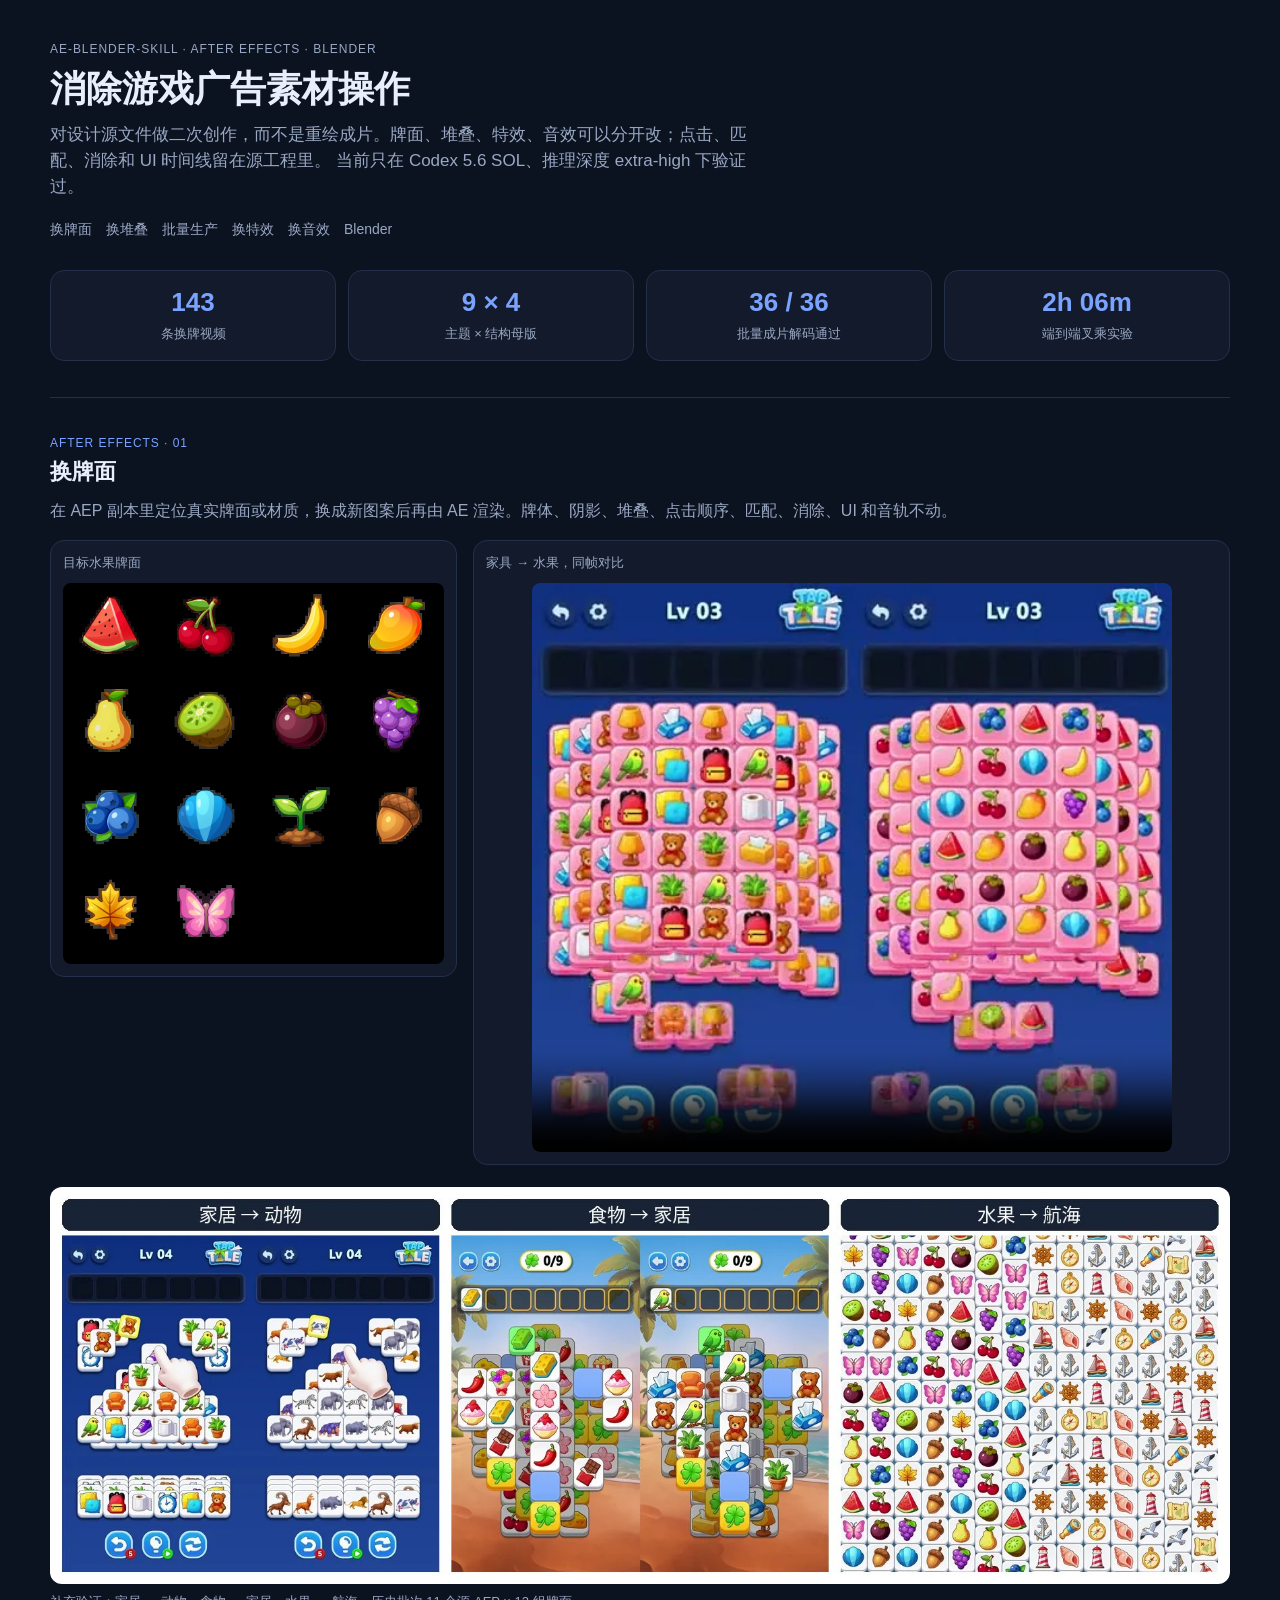
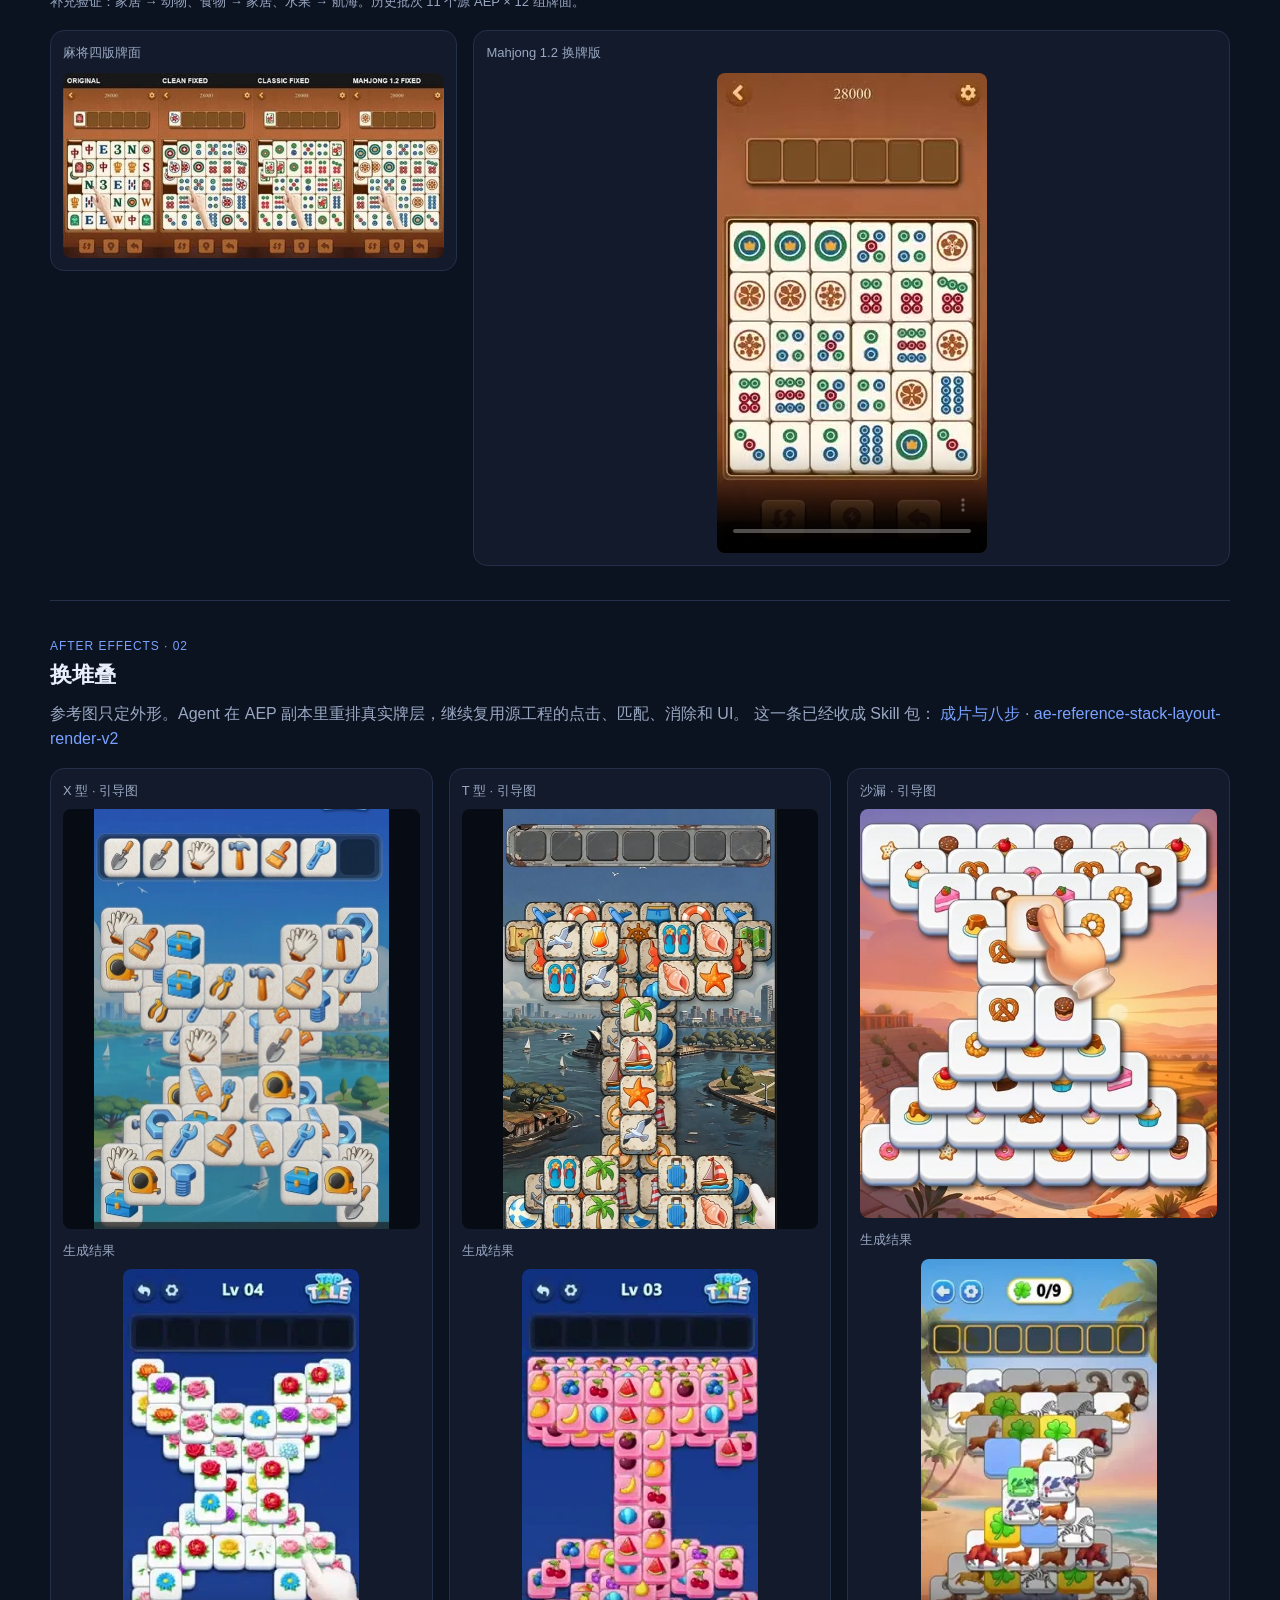
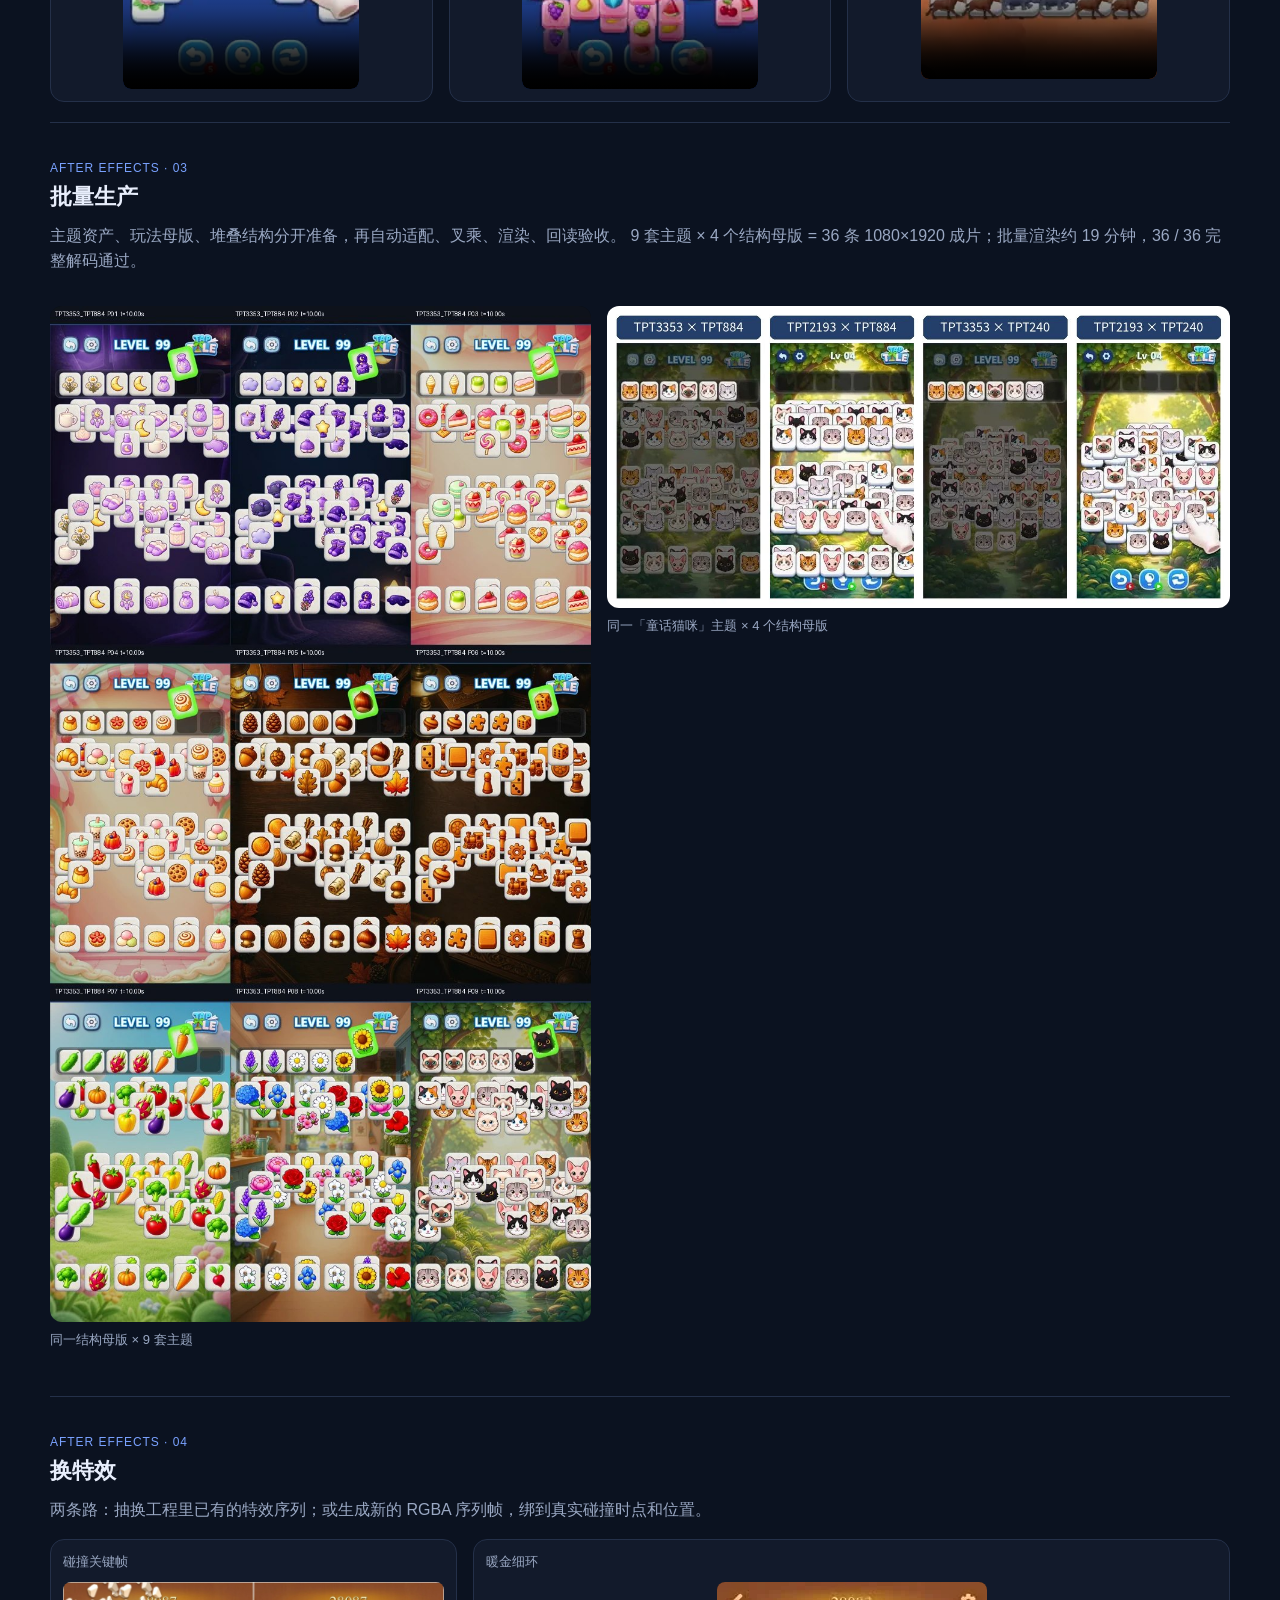
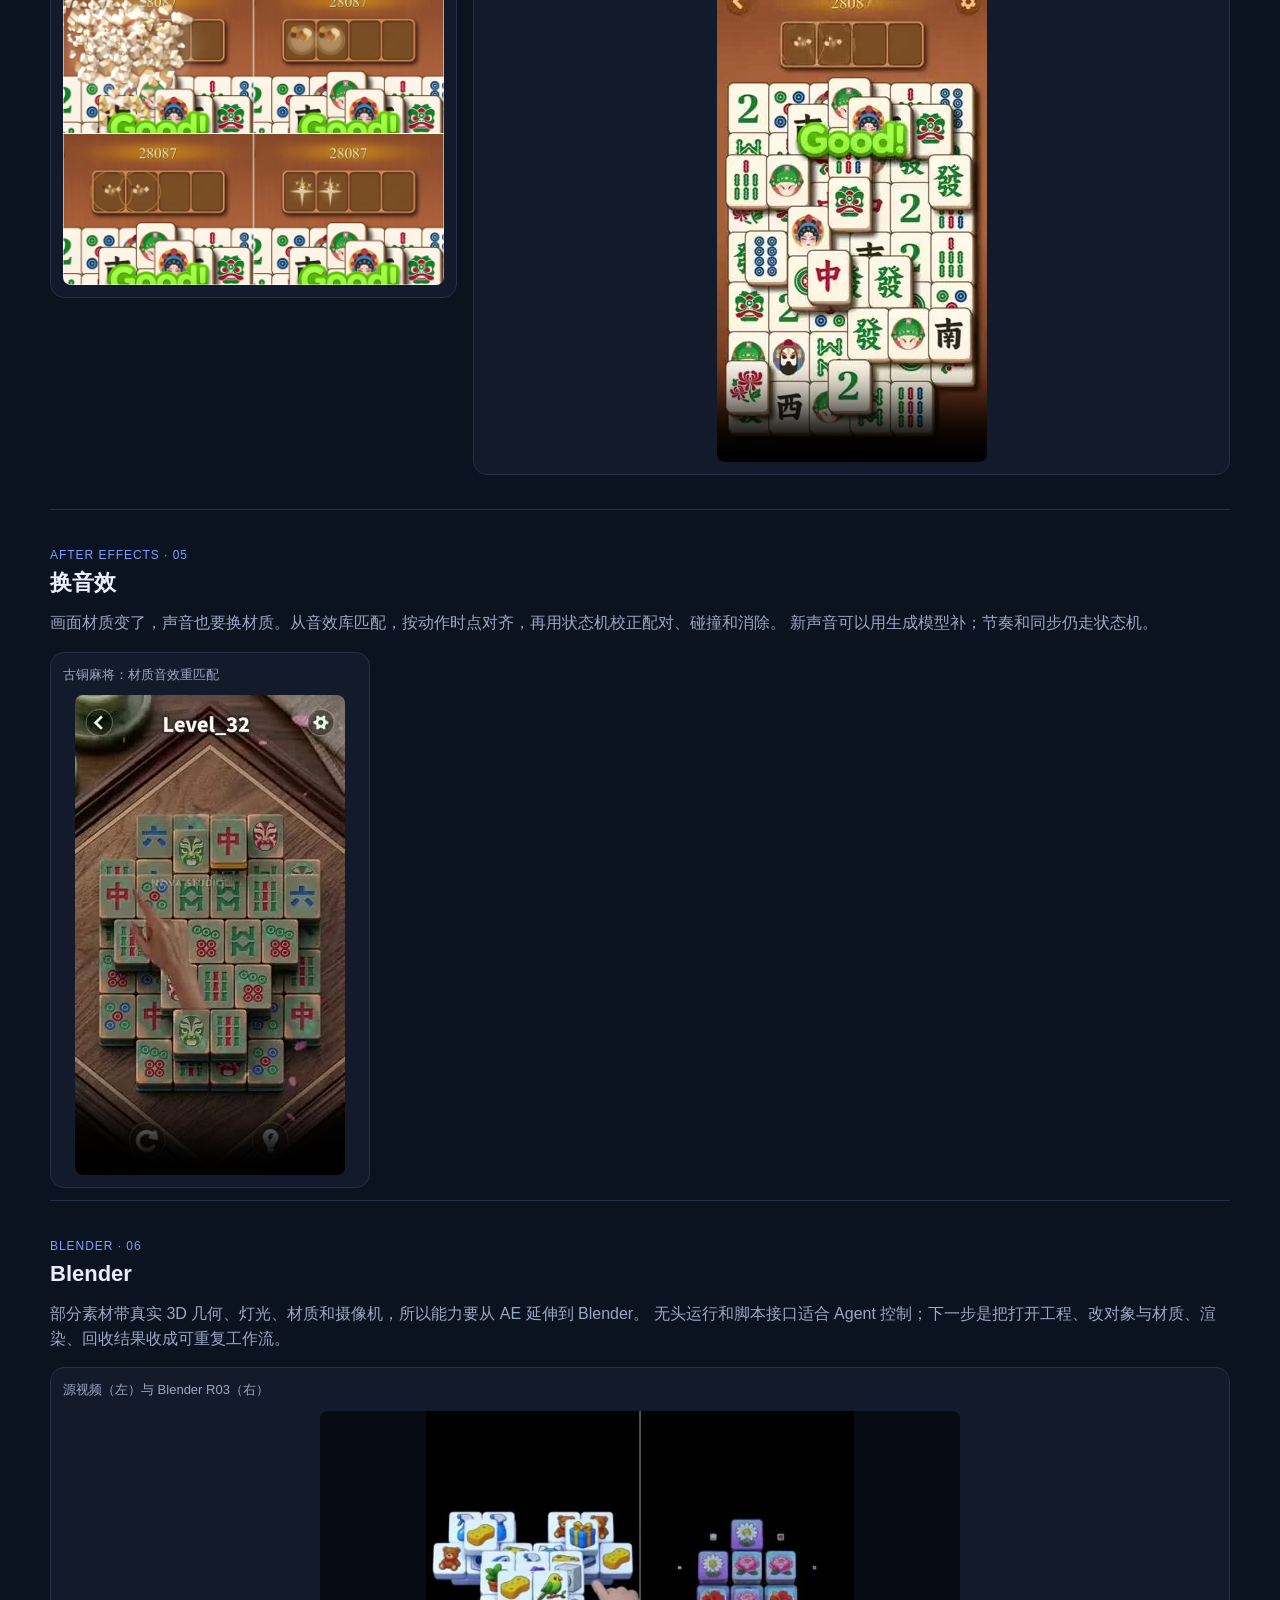
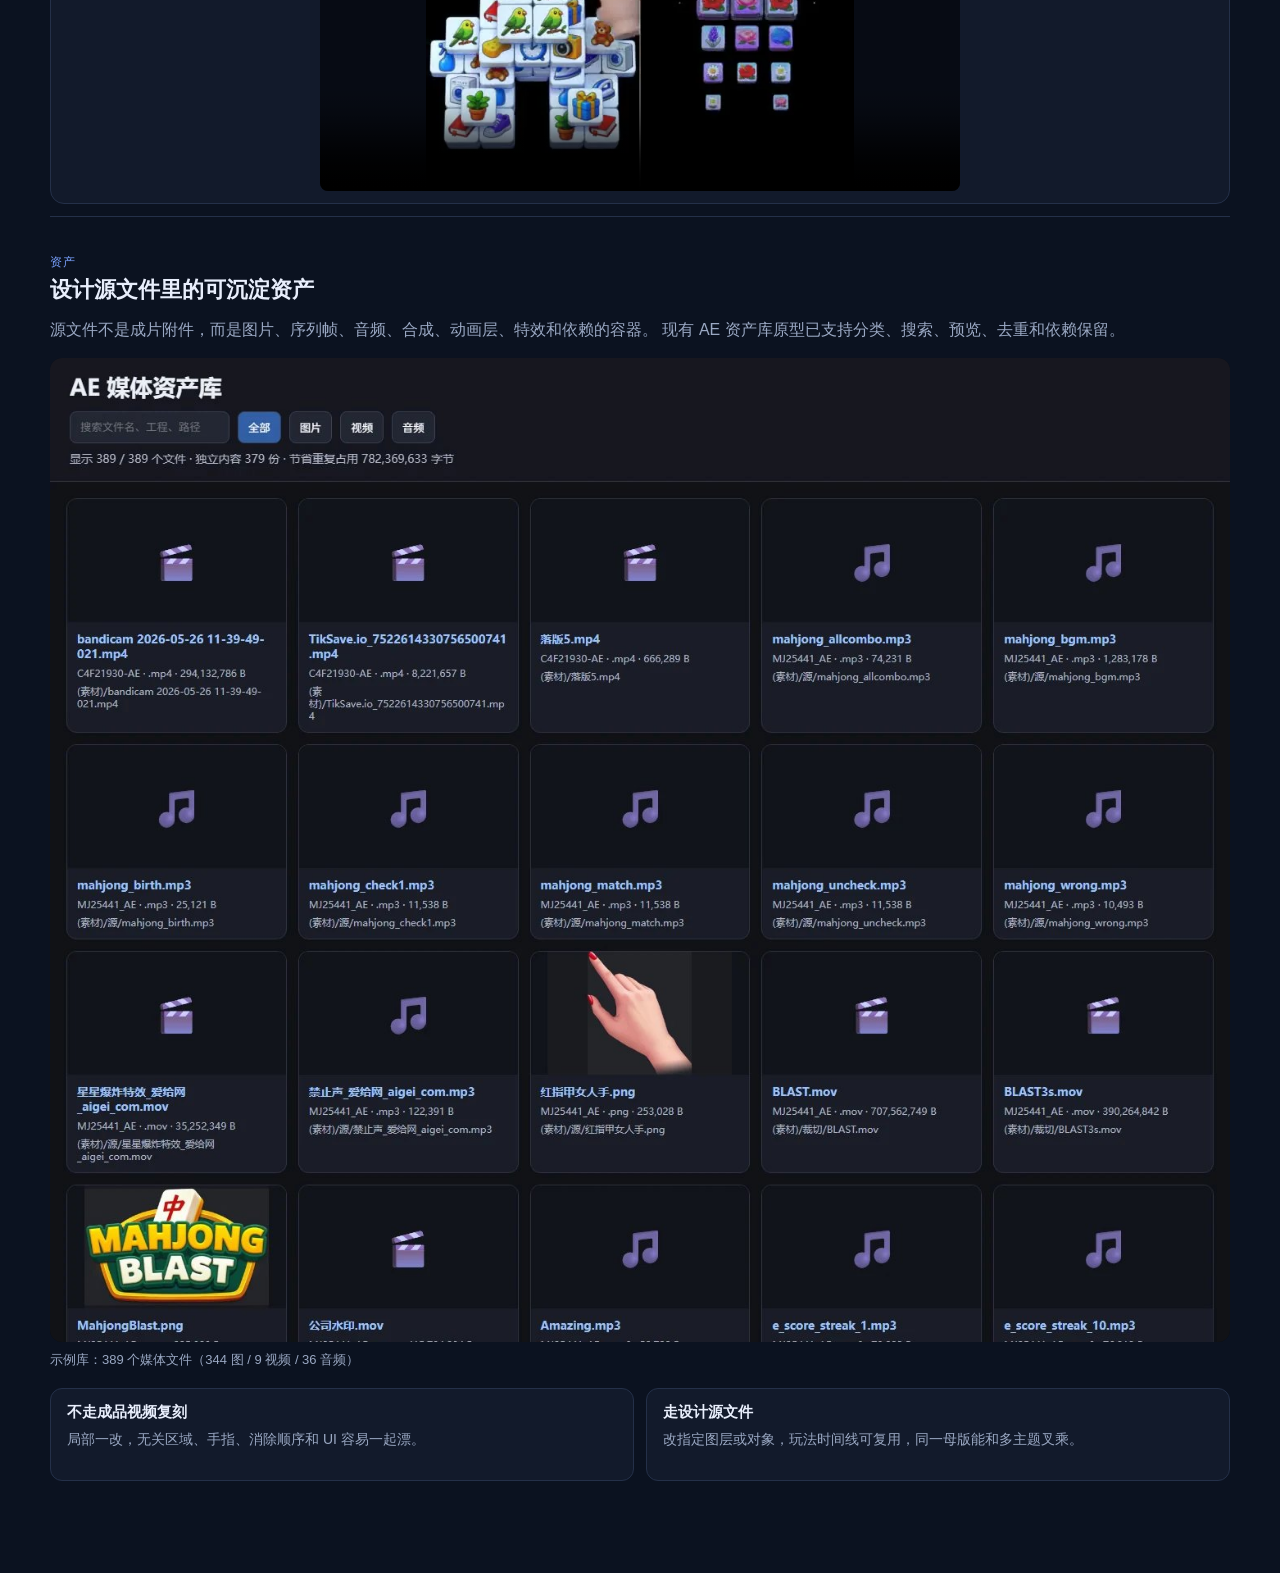
<file: docs/index.html>
<!DOCTYPE html>
<html lang="zh-CN">
  <head>
    <meta charset="utf-8" />
    <meta name="viewport" content="width=device-width, initial-scale=1" />
    <title>消除游戏广告素材操作</title>
    <link rel="stylesheet" href="styles.css" />
  </head>
  <body>
    <main class="wrap wrap-wide">
      <p class="kicker">ae-blender-skill · After Effects · Blender</p>
      <h1>消除游戏广告素材操作</h1>
      <p class="lead">
        对设计源文件做二次创作，而不是重绘成片。牌面、堆叠、特效、音效可以分开改；点击、匹配、消除和 UI 时间线留在源工程里。
        当前只在 Codex 5.6 SOL、推理深度 extra-high 下验证过。
      </p>

      <ul class="toc">
        <li><a href="#tile">换牌面</a></li>
        <li><a href="#stack">换堆叠</a></li>
        <li><a href="#batch">批量生产</a></li>
        <li><a href="#fx">换特效</a></li>
        <li><a href="#sfx">换音效</a></li>
        <li><a href="#blender">Blender</a></li>
      </ul>

      <div class="metrics">
        <div class="metric"><strong>143</strong><span>条换牌视频</span></div>
        <div class="metric"><strong>9 × 4</strong><span>主题 × 结构母版</span></div>
        <div class="metric"><strong>36 / 36</strong><span>批量成片解码通过</span></div>
        <div class="metric"><strong>2h 06m</strong><span>端到端叉乘实验</span></div>
      </div>

      <section class="cat" id="tile">
        <p class="tag">After Effects · 01</p>
        <h2>换牌面</h2>
        <p>
          在 AEP 副本里定位真实牌面或材质，换成新图案后再由 AE 渲染。牌体、阴影、堆叠、点击顺序、匹配、消除、UI 和音轨不动。
        </p>
        <div class="pair">
          <figure class="panel">
            <p class="label">目标水果牌面</p>
            <img src="assets/capabilities/01-tile-fruit-target.jpg" alt="目标水果牌面" />
          </figure>
          <figure class="panel">
            <p class="label">家具 → 水果，同帧对比</p>
            <video
              class="v-landscape"
              controls
              playsinline
              preload="metadata"
              poster="assets/capabilities/02-tile-furniture-to-fruit-poster.webp"
            >
              <source src="assets/capabilities/03-tile-furniture-to-fruit.mp4" type="video/mp4" />
            </video>
          </figure>
        </div>
        <figure class="full-fig">
          <img
            src="assets/capabilities/04-tile-three-cases.jpg"
            alt="三组换牌：家居换动物、食物换家居、水果换航海"
          />
        </figure>
        <p class="caption">补充验证：家居 → 动物、食物 → 家居、水果 → 航海。历史批次 11 个源 AEP × 12 组牌面。</p>
        <div class="pair">
          <figure class="panel">
            <p class="label">麻将四版牌面</p>
            <img src="assets/capabilities/05-tile-mahjong-four.jpg" alt="麻将原版、简洁版、经典版与 1.2 版" />
          </figure>
          <figure class="panel">
            <p class="label">Mahjong 1.2 换牌版</p>
            <video
              class="v-portrait"
              controls
              playsinline
              preload="metadata"
              poster="assets/capabilities/06-tile-mahjong-poster.webp"
            >
              <source src="assets/capabilities/07-tile-mahjong.mp4" type="video/mp4" />
            </video>
          </figure>
        </div>
      </section>

      <section class="cat" id="stack">
        <p class="tag">After Effects · 02</p>
        <h2>换堆叠</h2>
        <p>
          参考图只定外形。Agent 在 AEP 副本里重排真实牌层，继续复用源工程的点击、匹配、消除和 UI。
          这一条已经收成 Skill 包：
          <a href="skills/ae-reference-stack-layout-render.html">成片与八步</a>
          ·
          <a href="https://github.com/dongyuan21/ae-blender-skill/tree/main/skills/ae-reference-stack-layout-render-v2">ae-reference-stack-layout-render-v2</a>
        </p>
        <div class="stack-grid">
          <figure class="stack-card">
            <p class="label">X 型 · 引导图</p>
            <img src="assets/capabilities/08-stack-x-ref.jpg" alt="X 型堆叠引导图" />
            <p class="label">生成结果</p>
            <video
              class="v-portrait"
              controls
              playsinline
              preload="metadata"
              poster="assets/capabilities/09-stack-x-poster.webp"
            >
              <source src="assets/capabilities/10-stack-x.mp4" type="video/mp4" />
            </video>
          </figure>
          <figure class="stack-card">
            <p class="label">T 型 · 引导图</p>
            <img src="assets/capabilities/11-stack-t-ref.jpg" alt="T 型堆叠引导图" />
            <p class="label">生成结果</p>
            <video
              class="v-portrait"
              controls
              playsinline
              preload="metadata"
              poster="assets/capabilities/12-stack-t-poster.webp"
            >
              <source src="assets/capabilities/13-stack-t.mp4" type="video/mp4" />
            </video>
          </figure>
          <figure class="stack-card">
            <p class="label">沙漏 · 引导图</p>
            <img src="assets/capabilities/14-stack-hourglass-ref.jpg" alt="沙漏堆叠引导图" />
            <p class="label">生成结果</p>
            <video
              class="v-portrait"
              controls
              playsinline
              preload="metadata"
              poster="assets/capabilities/15-stack-hourglass-poster.webp"
            >
              <source src="assets/capabilities/16-stack-hourglass.mp4" type="video/mp4" />
            </video>
          </figure>
        </div>
      </section>

      <section class="cat" id="batch">
        <p class="tag">After Effects · 03</p>
        <h2>批量生产</h2>
        <p>
          主题资产、玩法母版、堆叠结构分开准备，再自动适配、叉乘、渲染、回读验收。
          9 套主题 × 4 个结构母版 = 36 条 1080×1920 成片；批量渲染约 19 分钟，36 / 36 完整解码通过。
        </p>
        <div class="two-grid">
          <figure class="full-fig">
            <img src="assets/capabilities/17-batch-9-themes.jpg" alt="一个结构母版下的 9 套主题" />
            <p class="caption">同一结构母版 × 9 套主题</p>
          </figure>
          <figure class="full-fig">
            <img src="assets/capabilities/18-batch-cat-4-structures.jpg" alt="童话猫咪主题在四个结构母版中" />
            <p class="caption">同一「童话猫咪」主题 × 4 个结构母版</p>
          </figure>
        </div>
      </section>

      <section class="cat" id="fx">
        <p class="tag">After Effects · 04</p>
        <h2>换特效</h2>
        <p>
          两条路：抽换工程里已有的特效序列；或生成新的 RGBA 序列帧，绑到真实碰撞时点和位置。
        </p>
        <div class="pair">
          <figure class="panel">
            <p class="label">碰撞关键帧</p>
            <img
              src="assets/capabilities/19-fx-keyframes.jpg"
              alt="原碎裂特效与奶油轻碎、暖金细环、柔光星屑对比"
            />
          </figure>
          <figure class="panel">
            <p class="label">暖金细环</p>
            <video
              class="v-portrait"
              controls
              playsinline
              preload="metadata"
              poster="assets/capabilities/20-fx-gold-poster.webp"
            >
              <source src="assets/capabilities/21-fx-gold.mp4" type="video/mp4" />
            </video>
          </figure>
        </div>
      </section>

      <section class="cat" id="sfx">
        <p class="tag">After Effects · 05</p>
        <h2>换音效</h2>
        <p>
          画面材质变了，声音也要换材质。从音效库匹配，按动作时点对齐，再用状态机校正配对、碰撞和消除。
          新声音可以用生成模型补；节奏和同步仍走状态机。
        </p>
        <figure class="panel panel-narrow">
          <p class="label">古铜麻将：材质音效重匹配</p>
          <video
            class="v-portrait"
            controls
            playsinline
            preload="metadata"
            poster="assets/capabilities/22-sfx-mahjong-poster.webp"
          >
            <source src="assets/capabilities/23-sfx-mahjong.mp4" type="video/mp4" />
          </video>
        </figure>
      </section>

      <section class="cat" id="blender">
        <p class="tag">Blender · 06</p>
        <h2>Blender</h2>
        <p>
          部分素材带真实 3D 几何、灯光、材质和摄像机，所以能力要从 AE 延伸到 Blender。
          无头运行和脚本接口适合 Agent 控制；下一步是把打开工程、改对象与材质、渲染、回收结果收成可重复工作流。
        </p>
        <figure class="panel">
          <p class="label">源视频（左）与 Blender R03（右）</p>
          <video
            class="v-landscape"
            controls
            playsinline
            preload="metadata"
            poster="assets/capabilities/24-blender-poster.webp"
          >
            <source src="assets/capabilities/25-blender-compare.mp4" type="video/mp4" />
          </video>
        </figure>
      </section>

      <section class="cat" id="assets">
        <p class="tag">资产</p>
        <h2>设计源文件里的可沉淀资产</h2>
        <p>
          源文件不是成片附件，而是图片、序列帧、音频、合成、动画层、特效和依赖的容器。
          现有 AE 资产库原型已支持分类、搜索、预览、去重和依赖保留。
        </p>
        <figure class="full-fig">
          <img src="assets/capabilities/26-asset-library.jpg" alt="AE 媒体资产库检索页" />
          <p class="caption">示例库：389 个媒体文件（344 图 / 9 视频 / 36 音频）</p>
        </figure>
        <div class="compare">
          <div>
            <h3>不走成品视频复刻</h3>
            <p>局部一改，无关区域、手指、消除顺序和 UI 容易一起漂。</p>
          </div>
          <div>
            <h3>走设计源文件</h3>
            <p>改指定图层或对象，玩法时间线可复用，同一母版能和多主题叉乘。</p>
          </div>
        </div>
      </section>
    </main>
  </body>
</html>
</file>
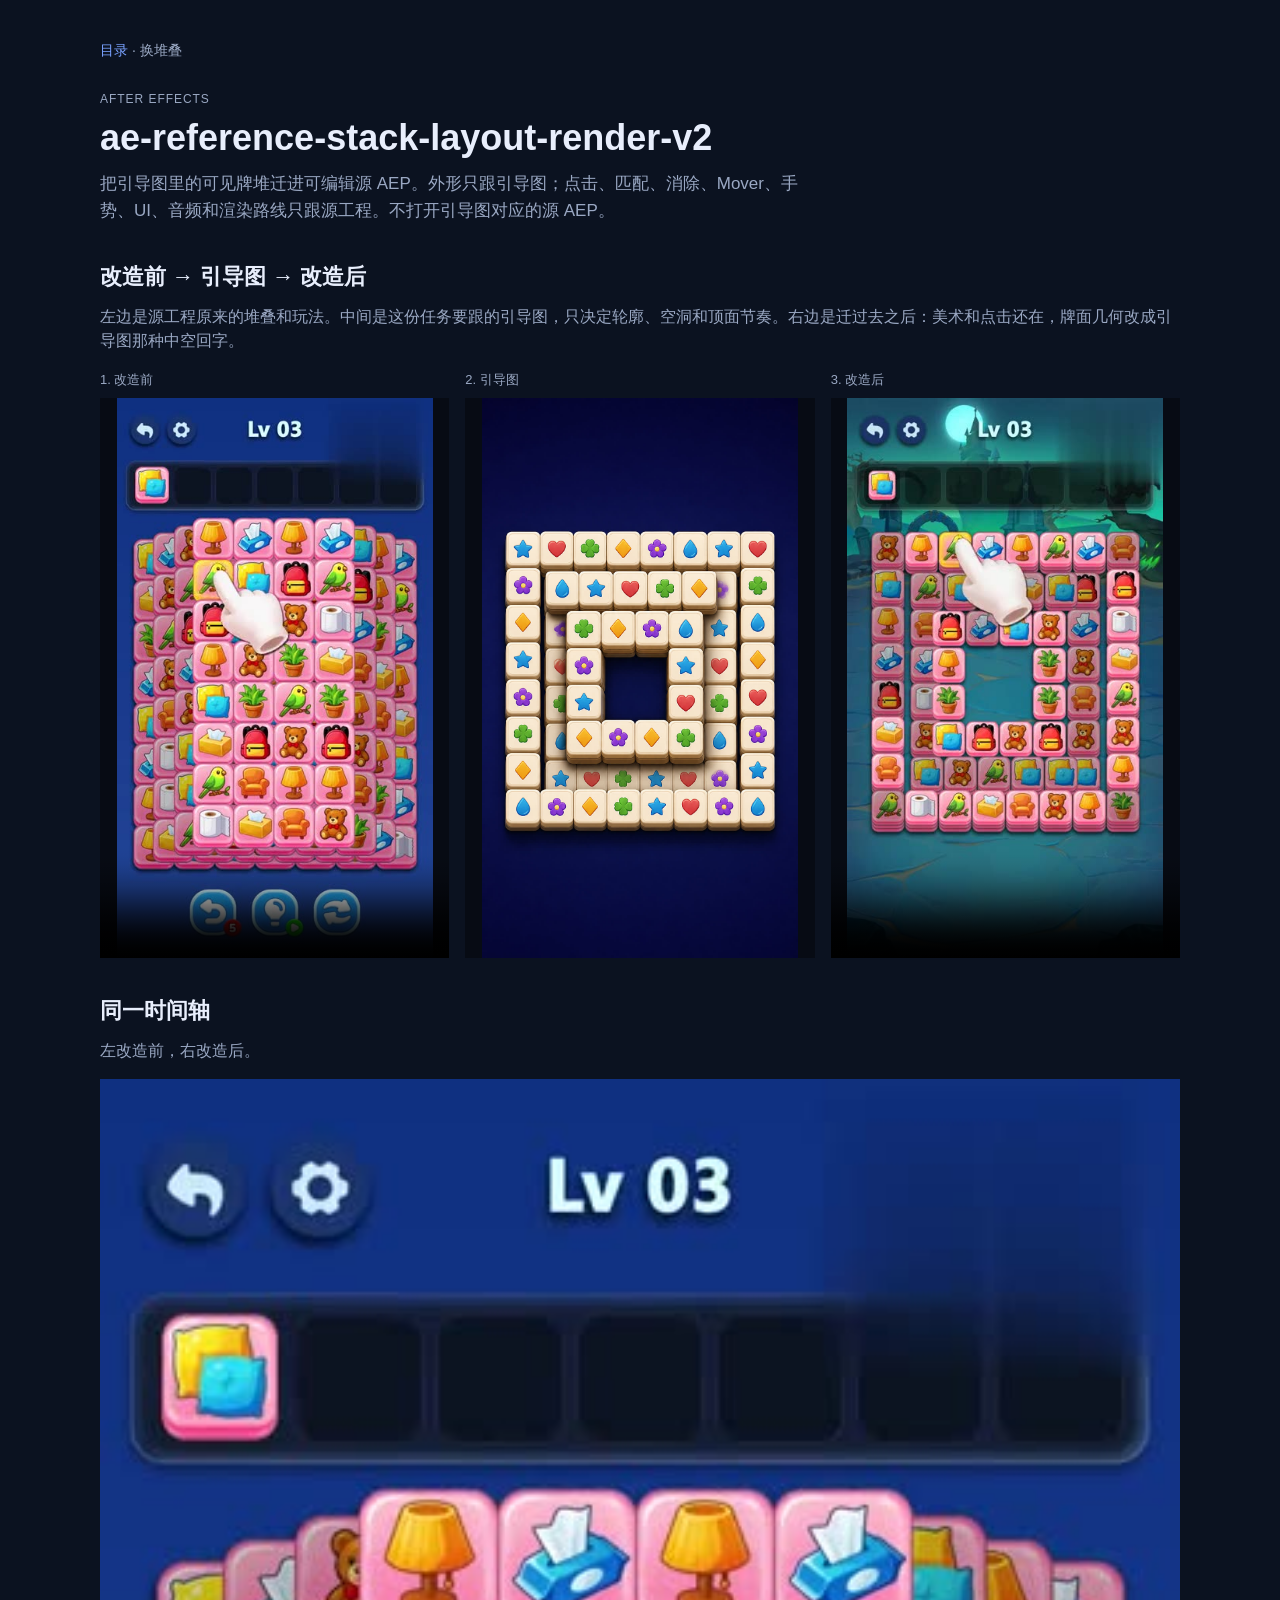
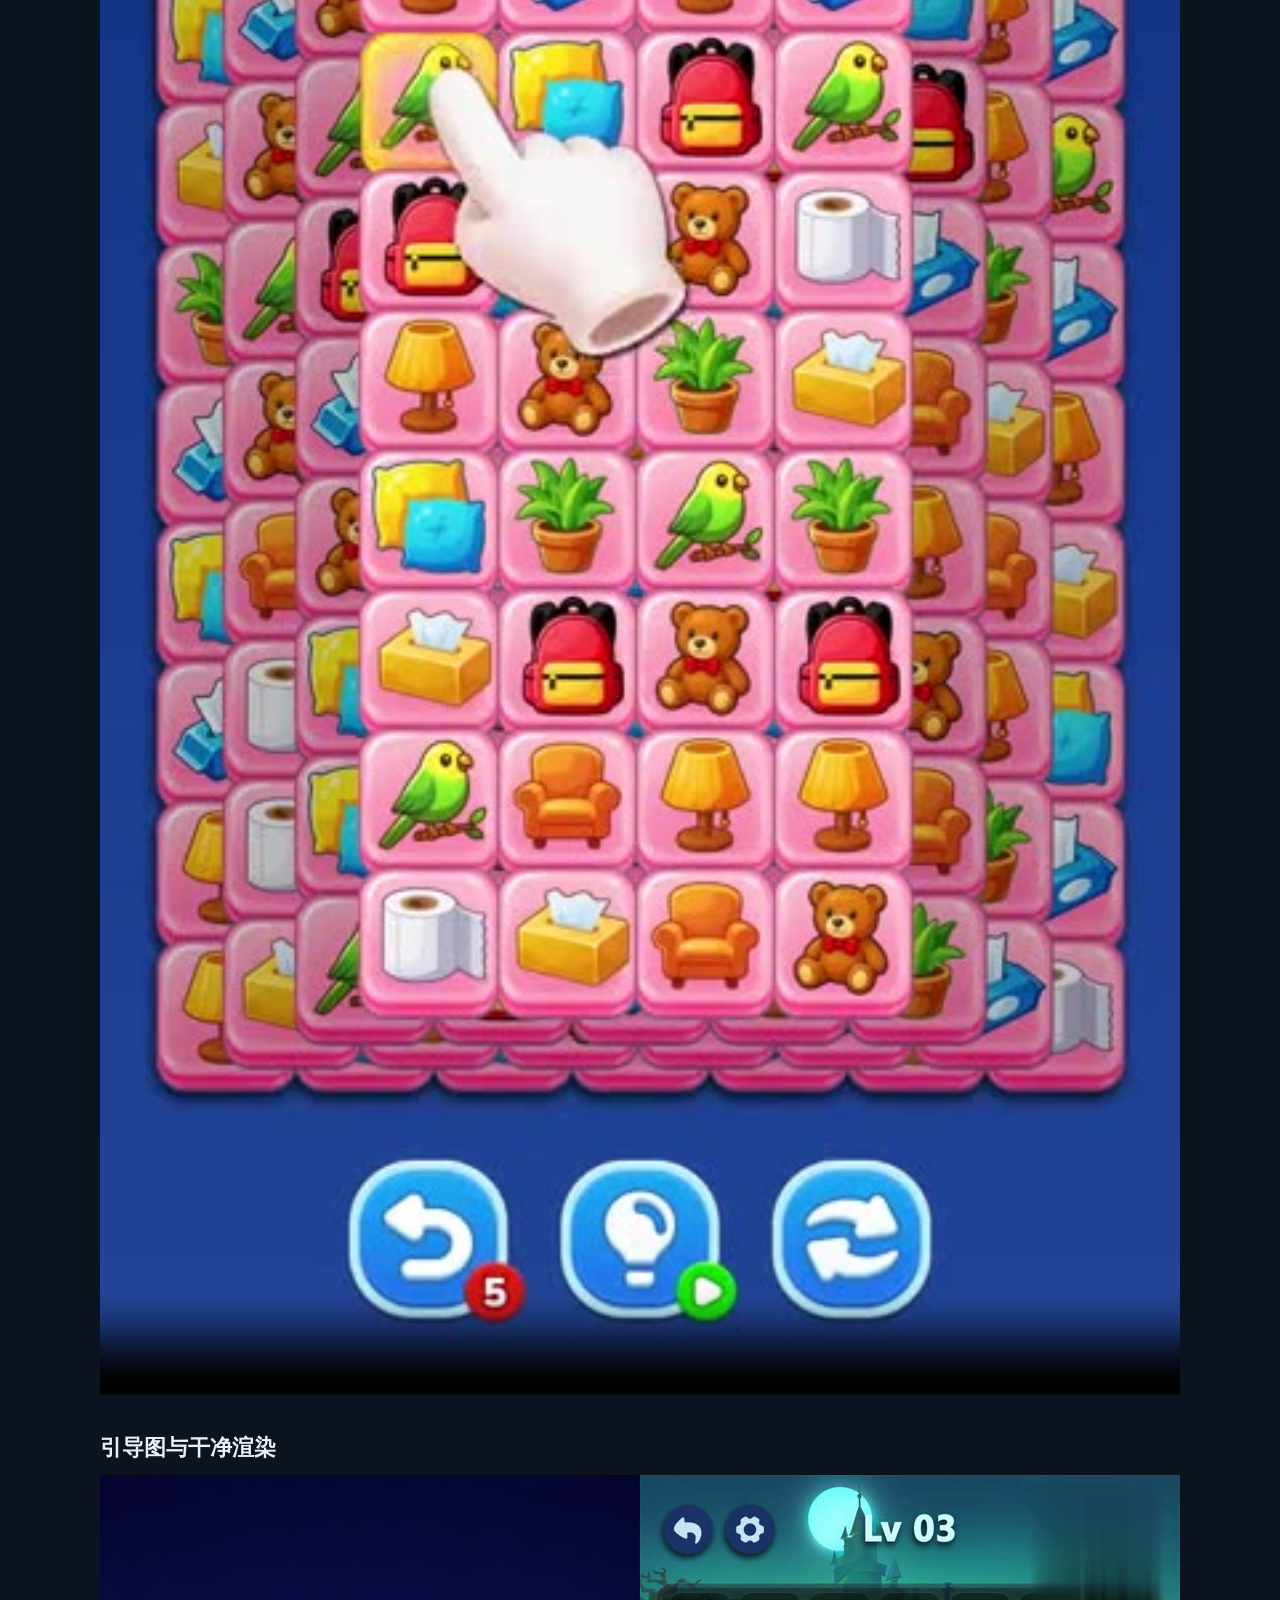
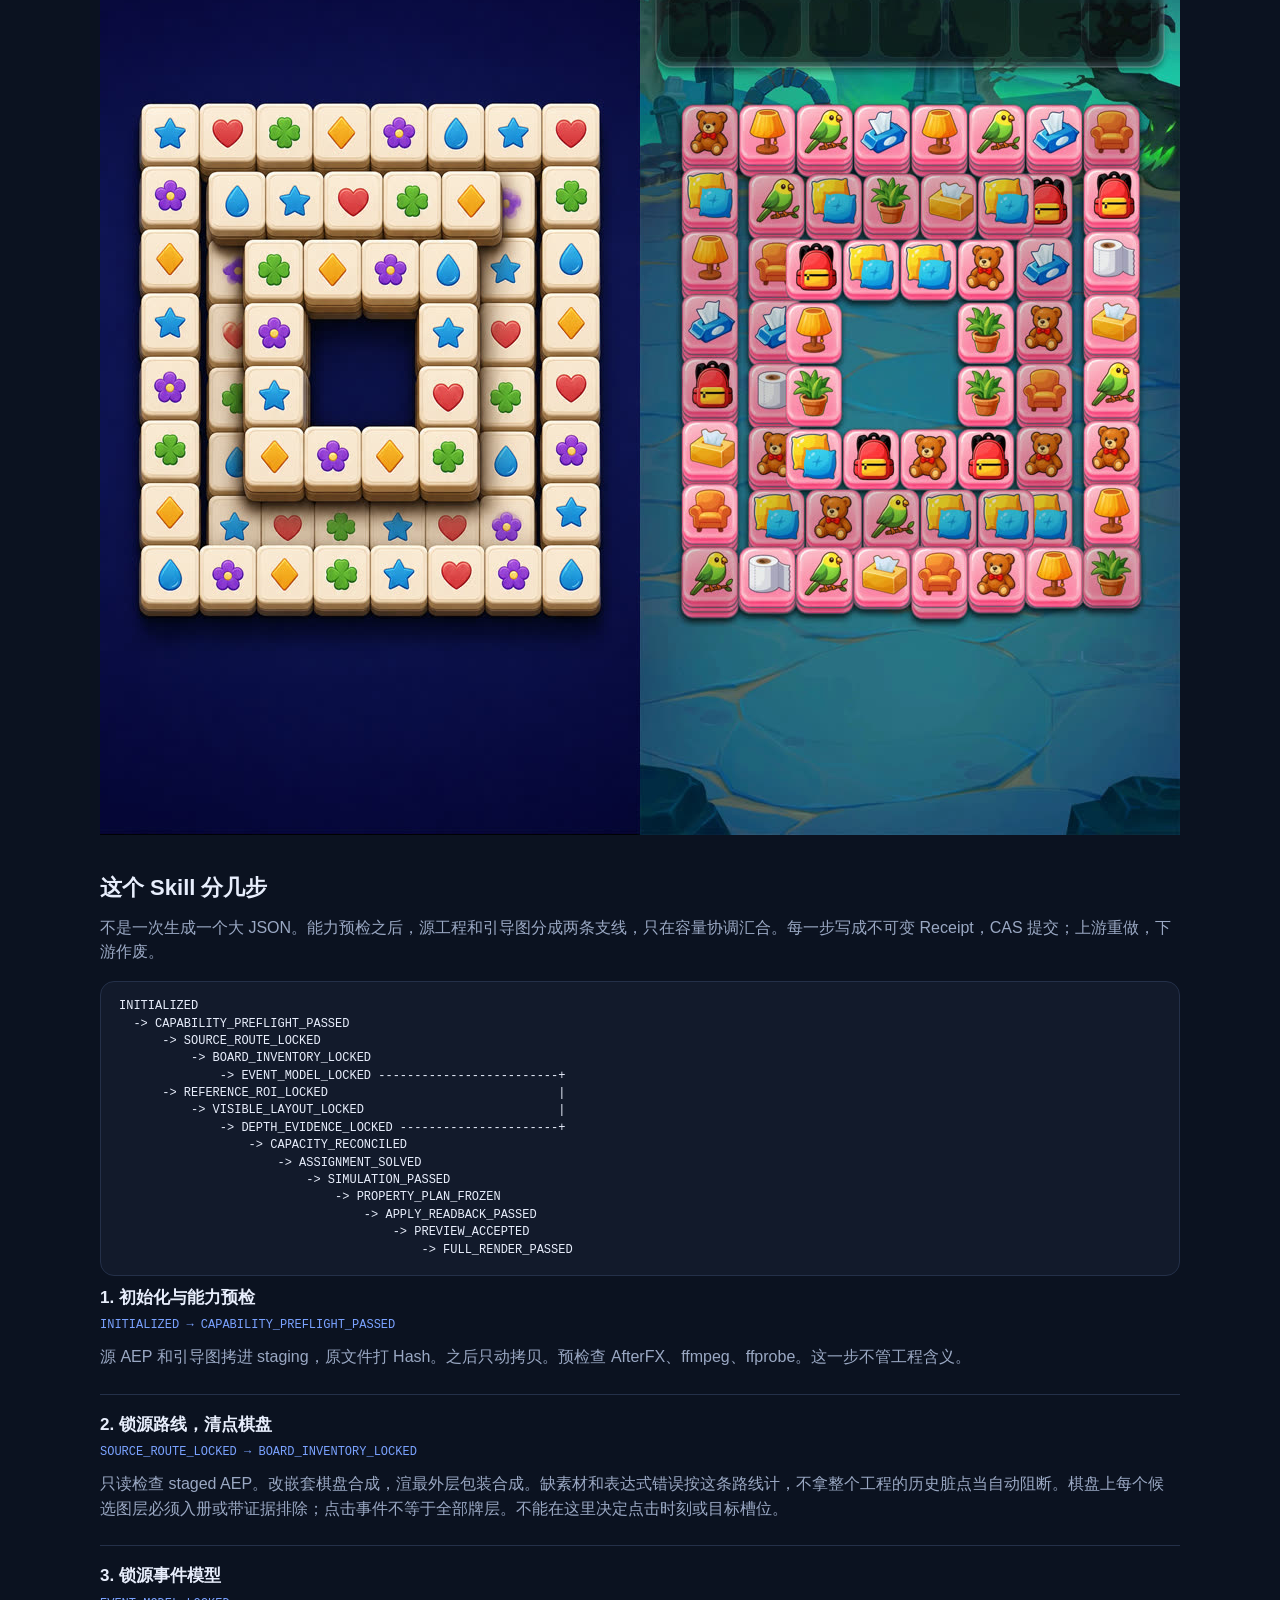
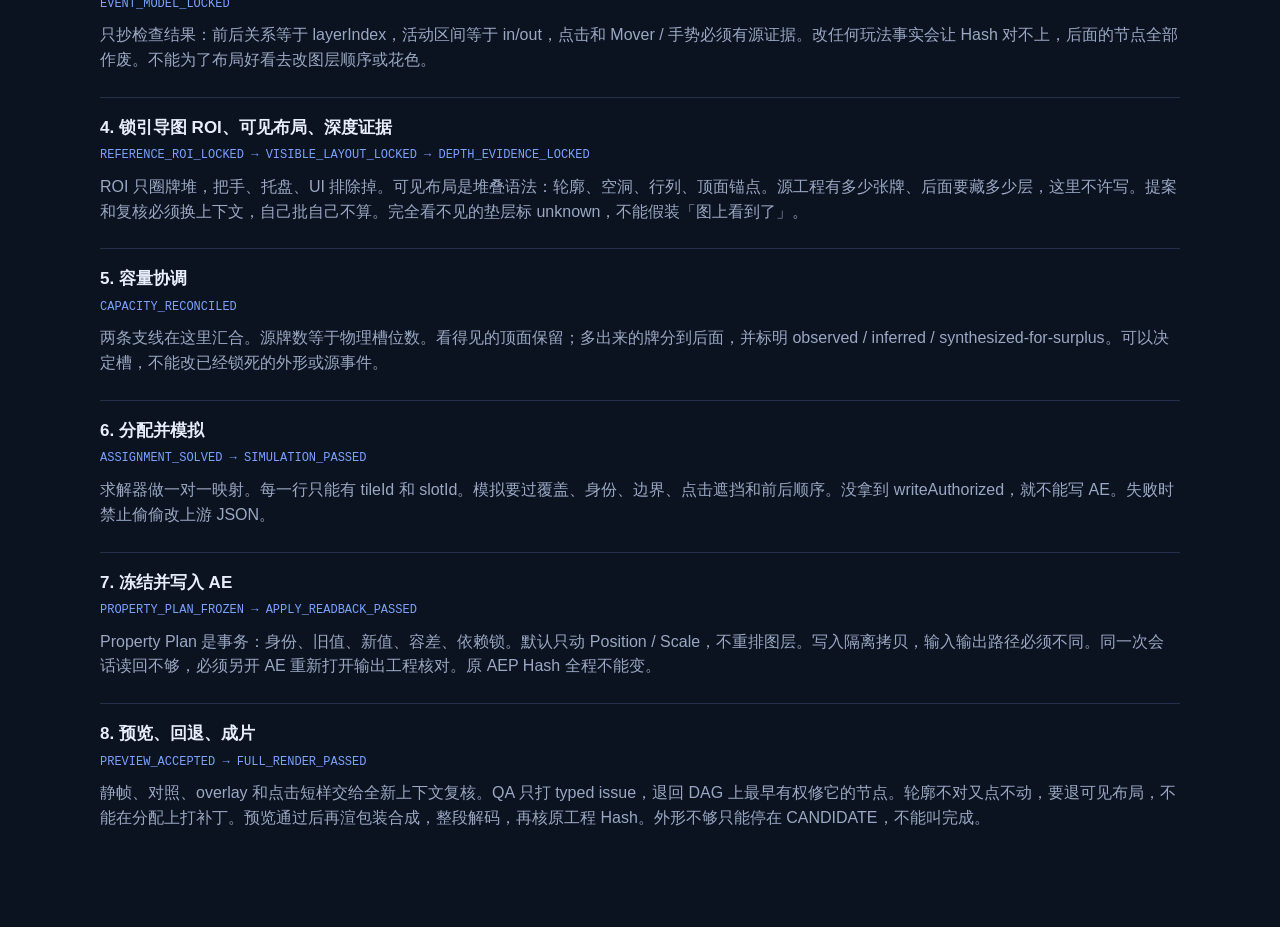
<file: docs/skills/ae-reference-stack-layout-render.html>
<!DOCTYPE html>
<html lang="zh-CN">
  <head>
    <meta charset="utf-8" />
    <meta name="viewport" content="width=device-width, initial-scale=1" />
    <title>ae-reference-stack-layout-render-v2</title>
    <link rel="stylesheet" href="../styles.css" />
  </head>
  <body>
    <main class="wrap">
      <nav><a href="../index.html">目录</a> · 换堆叠</nav>
      <p class="kicker">After Effects</p>
      <h1>ae-reference-stack-layout-render-v2</h1>
      <p class="lead">
        把引导图里的可见牌堆迁进可编辑源 AEP。外形只跟引导图；点击、匹配、消除、Mover、手势、UI、音频和渲染路线只跟源工程。不打开引导图对应的源 AEP。
      </p>

      <h2>改造前 → 引导图 → 改造后</h2>
      <p>
        左边是源工程原来的堆叠和玩法。中间是这份任务要跟的引导图，只决定轮廓、空洞和顶面节奏。右边是迁过去之后：美术和点击还在，牌面几何改成引导图那种中空回字。
      </p>
      <div class="story">
        <figure>
          <p class="label">1. 改造前</p>
          <video
            controls
            playsinline
            preload="metadata"
            poster="../assets/ae-reference-stack-layout-render/poster-before.jpg"
          >
            <source src="../assets/ae-reference-stack-layout-render/before.mp4" type="video/mp4" />
          </video>
        </figure>
        <figure>
          <p class="label">2. 引导图</p>
          <img
            src="../assets/ae-reference-stack-layout-render/reference.jpg"
            alt="引导图：目标堆叠"
          />
        </figure>
        <figure>
          <p class="label">3. 改造后</p>
          <video
            controls
            playsinline
            preload="metadata"
            poster="../assets/ae-reference-stack-layout-render/poster-after.jpg"
          >
            <source src="../assets/ae-reference-stack-layout-render/after.mp4" type="video/mp4" />
          </video>
        </figure>
      </div>

      <h2>同一时间轴</h2>
      <p>左改造前，右改造后。</p>
      <video
        controls
        playsinline
        preload="metadata"
        poster="../assets/ae-reference-stack-layout-render/poster-before.jpg"
      >
        <source src="../assets/ae-reference-stack-layout-render/comparison.mp4" type="video/mp4" />
      </video>

      <h2>引导图与干净渲染</h2>
      <img
        src="../assets/ae-reference-stack-layout-render/reference-vs-render.jpg"
        alt="引导图与干净渲染对照"
      />

      <h2>这个 Skill 分几步</h2>
      <p>
        不是一次生成一个大 JSON。能力预检之后，源工程和引导图分成两条支线，只在容量协调汇合。每一步写成不可变 Receipt，CAS 提交；上游重做，下游作废。
      </p>
      <pre class="graph">INITIALIZED
  -&gt; CAPABILITY_PREFLIGHT_PASSED
      -&gt; SOURCE_ROUTE_LOCKED
          -&gt; BOARD_INVENTORY_LOCKED
              -&gt; EVENT_MODEL_LOCKED -------------------------+
      -&gt; REFERENCE_ROI_LOCKED                                |
          -&gt; VISIBLE_LAYOUT_LOCKED                           |
              -&gt; DEPTH_EVIDENCE_LOCKED ----------------------+
                  -&gt; CAPACITY_RECONCILED
                      -&gt; ASSIGNMENT_SOLVED
                          -&gt; SIMULATION_PASSED
                              -&gt; PROPERTY_PLAN_FROZEN
                                  -&gt; APPLY_READBACK_PASSED
                                      -&gt; PREVIEW_ACCEPTED
                                          -&gt; FULL_RENDER_PASSED</pre>

      <section class="step">
        <h3>1. 初始化与能力预检</h3>
        <p class="nodes">INITIALIZED → CAPABILITY_PREFLIGHT_PASSED</p>
        <p>
          源 AEP 和引导图拷进 staging，原文件打 Hash。之后只动拷贝。预检查 AfterFX、ffmpeg、ffprobe。这一步不管工程含义。
        </p>
      </section>

      <section class="step">
        <h3>2. 锁源路线，清点棋盘</h3>
        <p class="nodes">SOURCE_ROUTE_LOCKED → BOARD_INVENTORY_LOCKED</p>
        <p>
          只读检查 staged AEP。改嵌套棋盘合成，渲最外层包装合成。缺素材和表达式错误按这条路线计，不拿整个工程的历史脏点当自动阻断。棋盘上每个候选图层必须入册或带证据排除；点击事件不等于全部牌层。不能在这里决定点击时刻或目标槽位。
        </p>
      </section>

      <section class="step">
        <h3>3. 锁源事件模型</h3>
        <p class="nodes">EVENT_MODEL_LOCKED</p>
        <p>
          只抄检查结果：前后关系等于 layerIndex，活动区间等于 in/out，点击和 Mover / 手势必须有源证据。改任何玩法事实会让 Hash 对不上，后面的节点全部作废。不能为了布局好看去改图层顺序或花色。
        </p>
      </section>

      <section class="step">
        <h3>4. 锁引导图 ROI、可见布局、深度证据</h3>
        <p class="nodes">REFERENCE_ROI_LOCKED → VISIBLE_LAYOUT_LOCKED → DEPTH_EVIDENCE_LOCKED</p>
        <p>
          ROI 只圈牌堆，把手、托盘、UI 排除掉。可见布局是堆叠语法：轮廓、空洞、行列、顶面锚点。源工程有多少张牌、后面要藏多少层，这里不许写。提案和复核必须换上下文，自己批自己不算。完全看不见的垫层标 unknown，不能假装「图上看到了」。
        </p>
      </section>

      <section class="step">
        <h3>5. 容量协调</h3>
        <p class="nodes">CAPACITY_RECONCILED</p>
        <p>
          两条支线在这里汇合。源牌数等于物理槽位数。看得见的顶面保留；多出来的牌分到后面，并标明 observed / inferred / synthesized-for-surplus。可以决定槽，不能改已经锁死的外形或源事件。
        </p>
      </section>

      <section class="step">
        <h3>6. 分配并模拟</h3>
        <p class="nodes">ASSIGNMENT_SOLVED → SIMULATION_PASSED</p>
        <p>
          求解器做一对一映射。每一行只能有 tileId 和 slotId。模拟要过覆盖、身份、边界、点击遮挡和前后顺序。没拿到 writeAuthorized，就不能写 AE。失败时禁止偷偷改上游 JSON。
        </p>
      </section>

      <section class="step">
        <h3>7. 冻结并写入 AE</h3>
        <p class="nodes">PROPERTY_PLAN_FROZEN → APPLY_READBACK_PASSED</p>
        <p>
          Property Plan 是事务：身份、旧值、新值、容差、依赖锁。默认只动 Position / Scale，不重排图层。写入隔离拷贝，输入输出路径必须不同。同一次会话读回不够，必须另开 AE 重新打开输出工程核对。原 AEP Hash 全程不能变。
        </p>
      </section>

      <section class="step">
        <h3>8. 预览、回退、成片</h3>
        <p class="nodes">PREVIEW_ACCEPTED → FULL_RENDER_PASSED</p>
        <p>
          静帧、对照、overlay 和点击短样交给全新上下文复核。QA 只打 typed issue，退回 DAG 上最早有权修它的节点。轮廓不对又点不动，要退可见布局，不能在分配上打补丁。预览通过后再渲包装合成，整段解码，再核原工程 Hash。外形不够只能停在 CANDIDATE，不能叫完成。
        </p>
      </section>
    </main>
  </body>
</html>
</file>
<file: docs/styles.css>
:root {
  --bg: #0b1220;
  --bg-card: #121a2b;
  --line: #243049;
  --text: #e8eefc;
  --muted: #9aa8c3;
  --accent: #7aa2ff;
}

* {
  box-sizing: border-box;
}

html,
body {
  margin: 0;
  padding: 0;
  background: var(--bg);
  color: var(--text);
  font-family: -apple-system, BlinkMacSystemFont, "Segoe UI", sans-serif;
  line-height: 1.55;
}

a {
  color: var(--accent);
  text-decoration: none;
}

a:hover {
  text-decoration: underline;
}

figure {
  margin: 0;
}

code {
  font-size: 0.95em;
}

.wrap {
  width: min(1080px, calc(100% - 40px));
  margin: 0 auto;
  padding: 40px 0 72px;
}

.kicker {
  color: var(--muted);
  letter-spacing: 0.08em;
  text-transform: uppercase;
  font-size: 12px;
  margin: 0 0 8px;
}

h1,
h2,
h3 {
  line-height: 1.2;
  font-weight: 600;
}

h1 {
  font-size: 36px;
  margin: 0 0 12px;
}

h2 {
  font-size: 22px;
  margin: 40px 0 14px;
}

p {
  color: var(--muted);
  margin: 0 0 16px;
}

.lead {
  max-width: 42em;
  font-size: 17px;
}

.card {
  background: var(--bg-card);
  border: 1px solid var(--line);
  border-radius: 14px;
  overflow: hidden;
}

.card-body {
  padding: 18px 20px 20px;
}

.grid-2 {
  display: grid;
  grid-template-columns: 1fr 1fr;
  gap: 16px;
}

.grid-stills {
  display: grid;
  grid-template-columns: 1fr 1fr;
  gap: 16px;
}

.story {
  display: grid;
  grid-template-columns: 1fr 1fr 1fr;
  gap: 16px;
  align-items: start;
}

.story video,
.story img {
  max-height: 560px;
  object-fit: contain;
  background: #070b14;
}

.story figcaption,
.step p {
  color: var(--muted);
}

.step {
  border-top: 1px solid var(--line);
  padding: 20px 0 8px;
}

.step:first-of-type {
  border-top: 0;
  padding-top: 0;
}

.step h3 {
  font-size: 17px;
  margin: 0 0 8px;
}

.step .nodes {
  font-size: 12px;
  color: var(--accent);
  margin: 0 0 10px;
  font-family: ui-monospace, SFMono-Regular, Menlo, monospace;
}

.graph {
  overflow-x: auto;
  background: var(--bg-card);
  border: 1px solid var(--line);
  border-radius: 14px;
  padding: 16px 18px;
  font-family: ui-monospace, SFMono-Regular, Menlo, monospace;
  font-size: 12px;
  line-height: 1.45;
  color: var(--text);
  white-space: pre;
}

video,
img {
  display: block;
  width: 100%;
  height: auto;
  background: #070b14;
}

.pair video {
  max-height: 640px;
  object-fit: contain;
}

.label {
  color: var(--muted);
  font-size: 13px;
  margin: 0 0 8px;
}

.skill-card {
  display: grid;
  grid-template-columns: 180px 1fr;
  gap: 0;
}

.skill-card img {
  height: 100%;
  object-fit: cover;
}

.meta {
  font-size: 13px;
  color: var(--muted);
}

nav {
  margin-bottom: 28px;
  color: var(--muted);
  font-size: 14px;
}

.actions {
  display: flex;
  flex-wrap: wrap;
  gap: 12px 18px;
  margin-top: 12px;
}

.note {
  border-top: 1px solid var(--line);
  margin-top: 48px;
  padding-top: 18px;
  font-size: 13px;
}

@media (max-width: 760px) {
  .grid-2,
  .grid-stills,
  .skill-card,
  .story {
    grid-template-columns: 1fr;
  }

  h1 {
    font-size: 28px;
  }
}

.wrap-wide {
  width: min(1180px, calc(100% - 40px));
}

.toc {
  display: flex;
  flex-wrap: wrap;
  gap: 8px 14px;
  margin: 8px 0 28px;
  padding: 0;
  list-style: none;
}

.toc a {
  color: var(--muted);
  font-size: 14px;
}

.metrics {
  display: grid;
  grid-template-columns: repeat(4, minmax(0, 1fr));
  gap: 12px;
  margin: 8px 0 36px;
}

.metric {
  background: var(--bg-card);
  border: 1px solid var(--line);
  border-radius: 14px;
  padding: 16px 14px;
  text-align: center;
}

.metric strong {
  display: block;
  color: var(--accent);
  font-size: 26px;
  line-height: 1.2;
}

.metric span {
  display: block;
  margin-top: 6px;
  color: var(--muted);
  font-size: 13px;
}

.cat {
  padding: 8px 0 12px;
  border-top: 1px solid var(--line);
}

.cat .tag {
  margin: 28px 0 6px;
  color: var(--accent);
  font-size: 12px;
  letter-spacing: 0.08em;
  text-transform: uppercase;
}

.cat h2 {
  margin-top: 0;
}

.pair {
  display: grid;
  grid-template-columns: minmax(180px, 0.7fr) minmax(280px, 1.3fr);
  gap: 16px;
  align-items: start;
  margin: 16px 0 22px;
}

.panel {
  background: var(--bg-card);
  border: 1px solid var(--line);
  border-radius: 14px;
  padding: 12px;
}

.panel .label {
  margin-bottom: 10px;
}

.panel img,
.panel video {
  width: 100%;
  background: #070b14;
  border-radius: 8px;
}

.v-portrait {
  width: auto !important;
  max-width: min(100%, 280px);
  max-height: 480px;
  margin: 0 auto;
}

.v-landscape {
  width: 100%;
  max-width: 640px;
  max-height: 380px;
  margin: 0 auto;
  object-fit: contain;
}

.stack-grid,
.two-grid {
  display: grid;
  gap: 16px;
  margin: 16px 0 8px;
}

.stack-grid {
  grid-template-columns: repeat(3, minmax(0, 1fr));
}

.two-grid {
  grid-template-columns: 1fr 1.15fr;
}

.stack-card {
  background: var(--bg-card);
  border: 1px solid var(--line);
  border-radius: 14px;
  padding: 12px;
}

.stack-card img + .label {
  margin-top: 12px;
}

.stack-card img,
.stack-card video {
  width: 100%;
  max-height: 420px;
  object-fit: contain;
  background: #070b14;
  border-radius: 8px;
}

.panel-narrow {
  max-width: 320px;
}

.full-fig {
  margin: 16px 0 8px;
}

.full-fig img {
  width: 100%;
  object-fit: contain;
  background: #070b14;
  border-radius: 12px;
}

.compare {
  display: grid;
  grid-template-columns: 1fr 1fr;
  gap: 12px;
  margin: 18px 0 8px;
  font-size: 14px;
}

.compare div {
  background: var(--bg-card);
  border: 1px solid var(--line);
  border-radius: 12px;
  padding: 14px 16px;
}

.compare h3 {
  margin: 0 0 8px;
  font-size: 15px;
}

.caption {
  color: var(--muted);
  font-size: 13px;
  margin: 8px 0 18px;
}

@media (max-width: 900px) {
  .metrics,
  .pair,
  .stack-grid,
  .two-grid,
  .compare {
    grid-template-columns: 1fr;
  }
}
</file>
